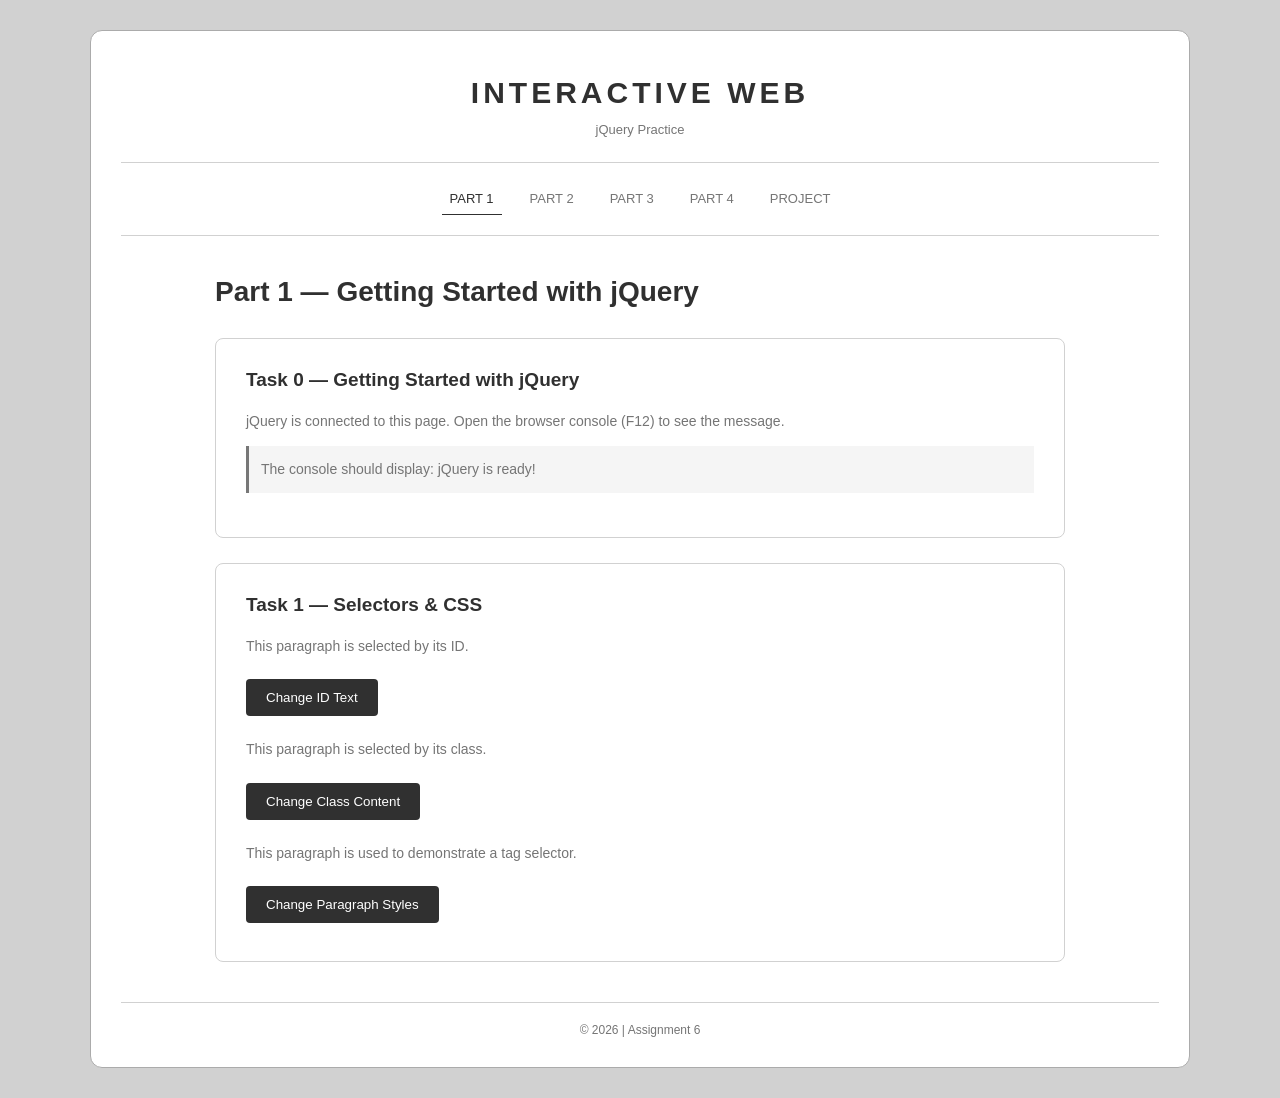
<file: index.html>
<!DOCTYPE html>
<html lang="en">
<head>
    <meta charset="UTF-8">
    <meta name="viewport" content="width=device-width, initial-scale=1.0">
    <title>Assignment 6 | Part 1</title>
    <link rel="stylesheet" href="style.css">
    <script src="https://code.jquery.com/jquery-3.7.1.min.js"></script>
    <script src="script.js" defer></script>
</head>
<body>
    <div class="page">
        <header>
            <h1>INTERACTIVE WEB</h1>
            <p>jQuery Practice</p>
        </header>

        <nav>
            <a href="index.html" class="active">PART 1</a>
            <a href="part2.html">PART 2</a>
            <a href="part3.html">PART 3</a>
            <a href="part4.html">PART 4</a>
            <a href="project.html">PROJECT</a>
        </nav>

        <main>
            <h2>Part 1 — Getting Started with jQuery</h2>

            <section id="setupSection">
                <h3>Task 0 — Getting Started with jQuery</h3>
                <p>jQuery is connected to this page. Open the browser console (F12) to see the message.</p>
                <p class="note">The console should display: jQuery is ready!</p>
            </section>

            <section id="selectorSection">
                <h3>Task 1 — Selectors & CSS</h3>

                <p id="idExample">This paragraph is selected by its ID.</p>
                <button id="changeIdBtn">Change ID Text</button>

                <p class="classExample">This paragraph is selected by its class.</p>
                <button id="changeClassBtn">Change Class Content</button>

                <p>This paragraph is used to demonstrate a tag selector.</p>
                <button id="changeTagBtn">Change Paragraph Styles</button>
            </section>
        </main>

        <footer>&copy; 2026 | Assignment 6</footer>
    </div>
</body>
</html>
</file>
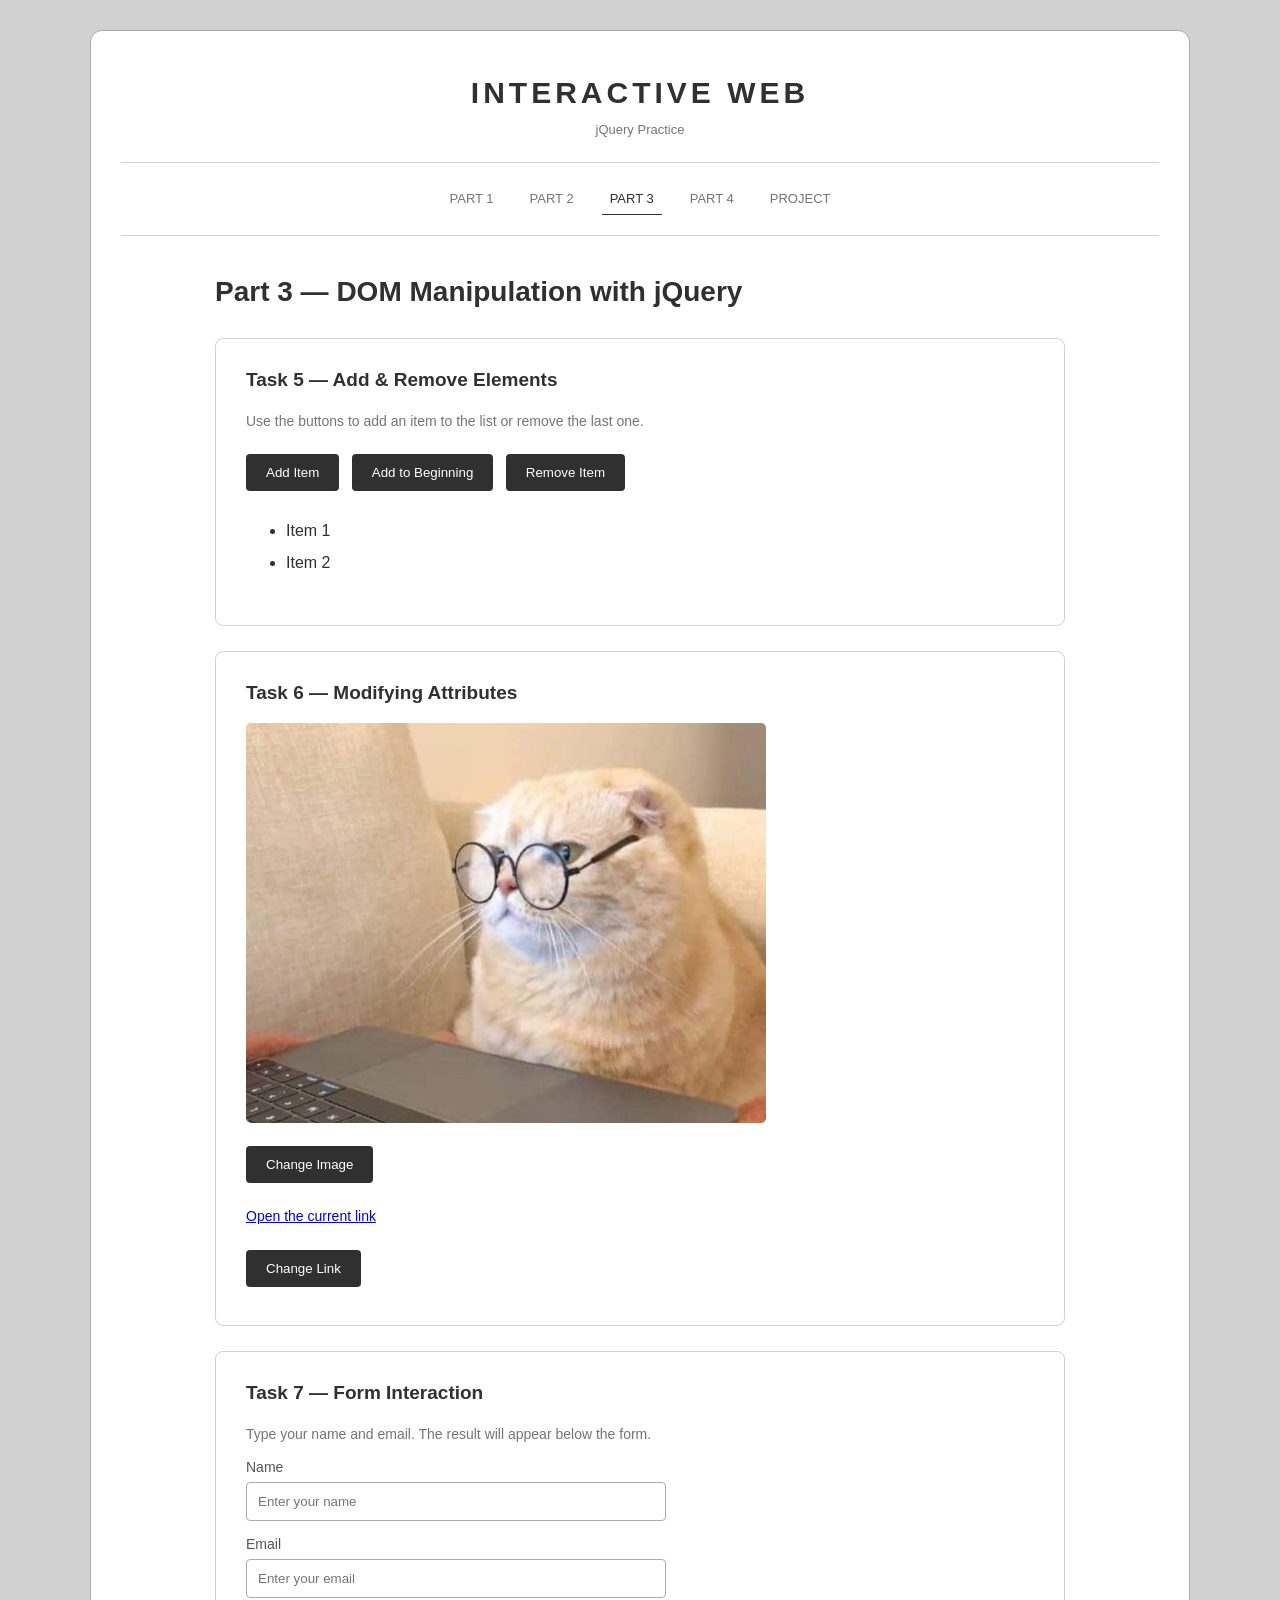
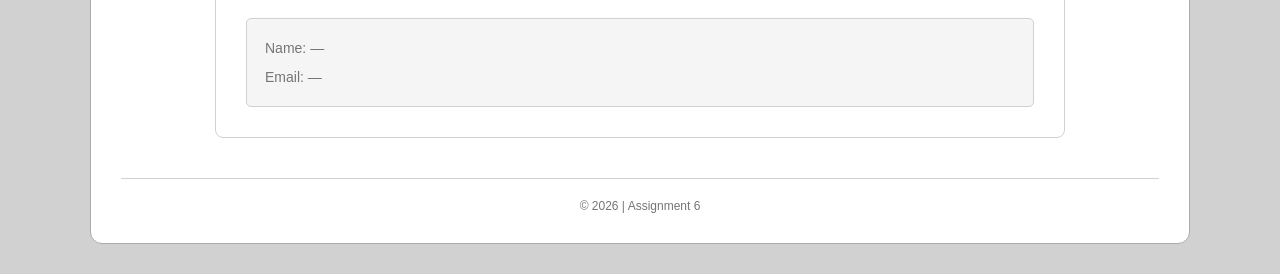
<file: part3.html>
<!DOCTYPE html>
<html lang="en">
<head>
    <meta charset="UTF-8">
    <meta name="viewport" content="width=device-width, initial-scale=1.0">
    <title>Assignment 6 | Part 3</title>
    <link rel="stylesheet" href="style.css">
    <script src="https://code.jquery.com/jquery-3.7.1.min.js"></script>
    <script src="script.js" defer></script>
</head>
<body>
    <div class="page">
        <header>
            <h1>INTERACTIVE WEB</h1>
            <p>jQuery Practice</p>
        </header>

        <nav>
            <a href="index.html">PART 1</a>
            <a href="part2.html">PART 2</a>
            <a href="part3.html" class="active">PART 3</a>
            <a href="part4.html">PART 4</a>
            <a href="project.html">PROJECT</a>
        </nav>

        <main>
            <h2>Part 3 — DOM Manipulation with jQuery</h2>

            <section>
                <h3>Task 5 — Add &amp; Remove Elements</h3>
                <p>Use the buttons to add an item to the list or remove the last one.</p>

                <button id="appendItemBtn">Add Item</button>
                <button id="prependItemBtn">Add to Beginning</button>
                <button id="removeItemBtn">Remove Item</button>

                <ul id="itemList">
                    <li>Item 1</li>
                    <li>Item 2</li>
                </ul>
            </section>

            <section>
                <h3>Task 6 — Modifying Attributes</h3>

                <img id="attributeImage"
                    class="demo-image"
                    src="images/2fad0f40c056dcf7732a3c9c42d082c5.jpg"
                    alt="Image 1">

                <div>
                    <button id="changeImageBtn">Change Image</button>
                </div>

                <p>
                    <a id="dynamicLink"
                       href="https://www.w3schools.com/jquery/"
                       target="_blank">
                        Open the current link
                    </a>
                </p>

                <button id="changeLinkBtn">Change Link</button>
            </section>

            <section>
                <h3>Task 7 — Form Interaction</h3>
                <p>Type your name and email. The result will appear below the form.</p>

                <form id="liveForm">
                    <label for="nameInput">Name</label>
                    <input type="text"
                           id="nameInput"
                           placeholder="Enter your name">

                    <label for="emailInput">Email</label>
                    <input type="email"
                           id="emailInput"
                           placeholder="Enter your email">
                </form>

                <div class="live-result">
                    <p>Name: <span id="nameOutput">—</span></p>
                    <p>Email: <span id="emailOutput">—</span></p>
                </div>
            </section>
        </main>

        <footer>&copy; 2026 | Assignment 6</footer>
    </div>
</body>
</html>
</file>
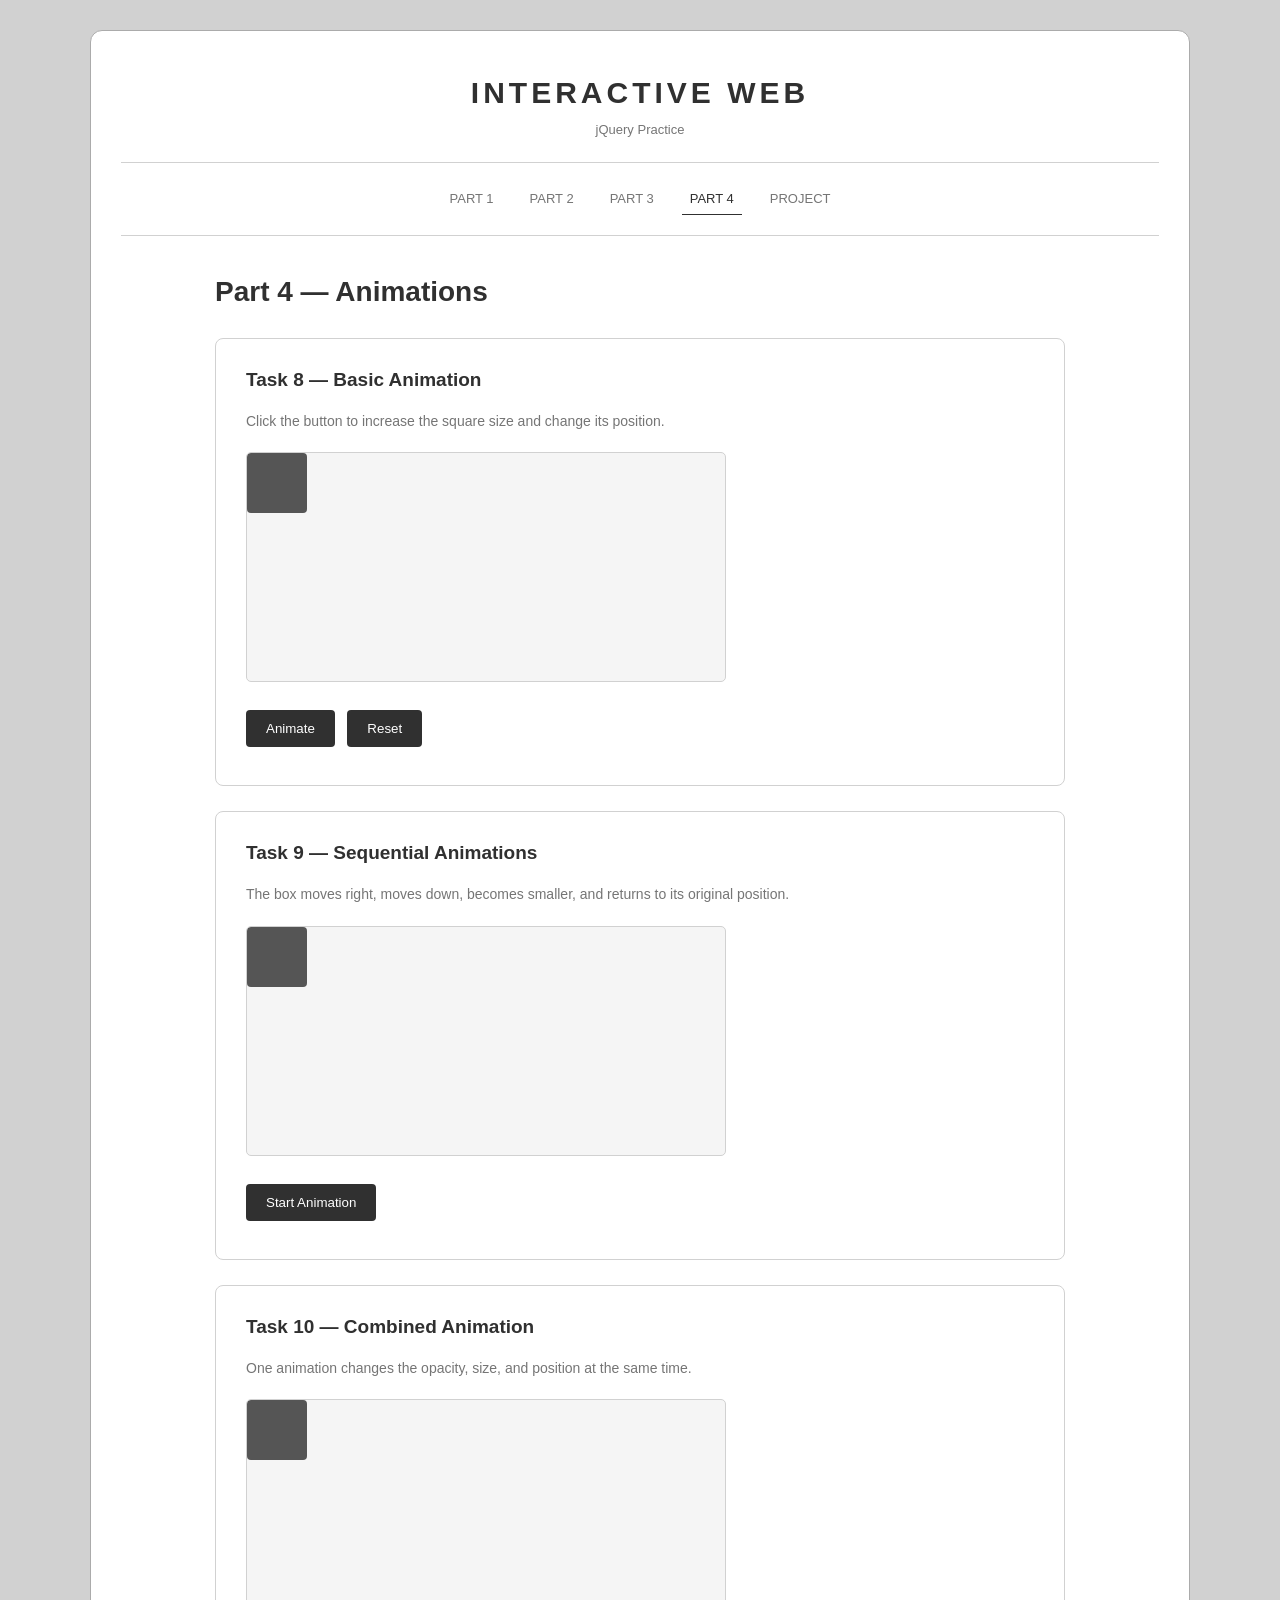
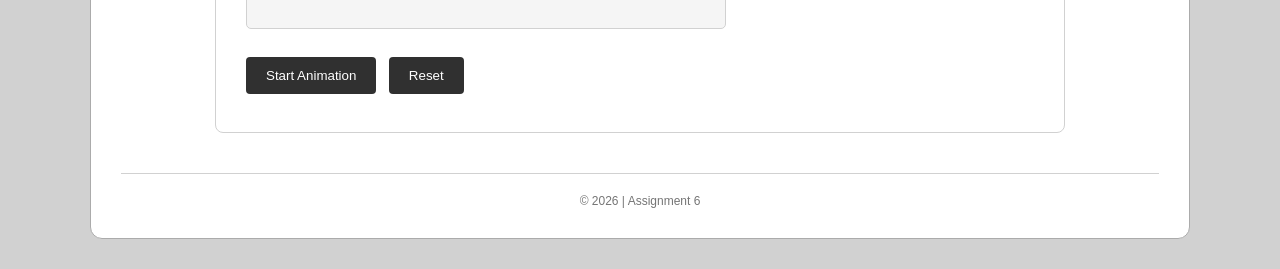
<file: part4.html>
<!DOCTYPE html>
<html lang="en">
<head>
    <meta charset="UTF-8">
    <meta name="viewport" content="width=device-width, initial-scale=1.0">
    <title>Assignment 6 | Part 4</title>
    <link rel="stylesheet" href="style.css">
    <script src="https://code.jquery.com/jquery-3.7.1.min.js"></script>
    <script src="script.js" defer></script>
</head>
<body>
    <div class="page">
        <header>
            <h1>INTERACTIVE WEB</h1>
            <p>jQuery Practice</p>
        </header>

        <nav>
            <a href="index.html">PART 1</a>
            <a href="part2.html">PART 2</a>
            <a href="part3.html">PART 3</a>
            <a href="part4.html" class="active">PART 4</a>
            <a href="project.html">PROJECT</a>
        </nav>

        <main>
            <h2>Part 4 — Animations</h2>

            <section>
                <h3>Task 8 — Basic Animation</h3>
                <p>Click the button to increase the square size and change its position.</p>

                <div class="animation-stage">
                    <div id="basicBox" class="animation-box"></div>
                </div>

                <button id="basicAnimateBtn">Animate</button>
                <button id="basicResetBtn">Reset</button>
            </section>

            <section>
                <h3>Task 9 — Sequential Animations</h3>
                <p>The box moves right, moves down, becomes smaller, and returns to its original position.</p>

                <div class="animation-stage">
                    <div id="sequenceBox" class="animation-box"></div>
                </div>

                <button id="sequenceAnimateBtn">Start Animation</button>
            </section>

            <section>
                <h3>Task 10 — Combined Animation</h3>
                <p>One animation changes the opacity, size, and position at the same time.</p>

                <div class="animation-stage">
                    <div id="combinedBox" class="animation-box"></div>
                </div>

                <button id="combinedAnimateBtn">Start Animation</button>
                <button id="combinedResetBtn">Reset</button>
            </section>
        </main>

        <footer>&copy; 2026 | Assignment 6</footer>
    </div>
</body>
</html>
</file>
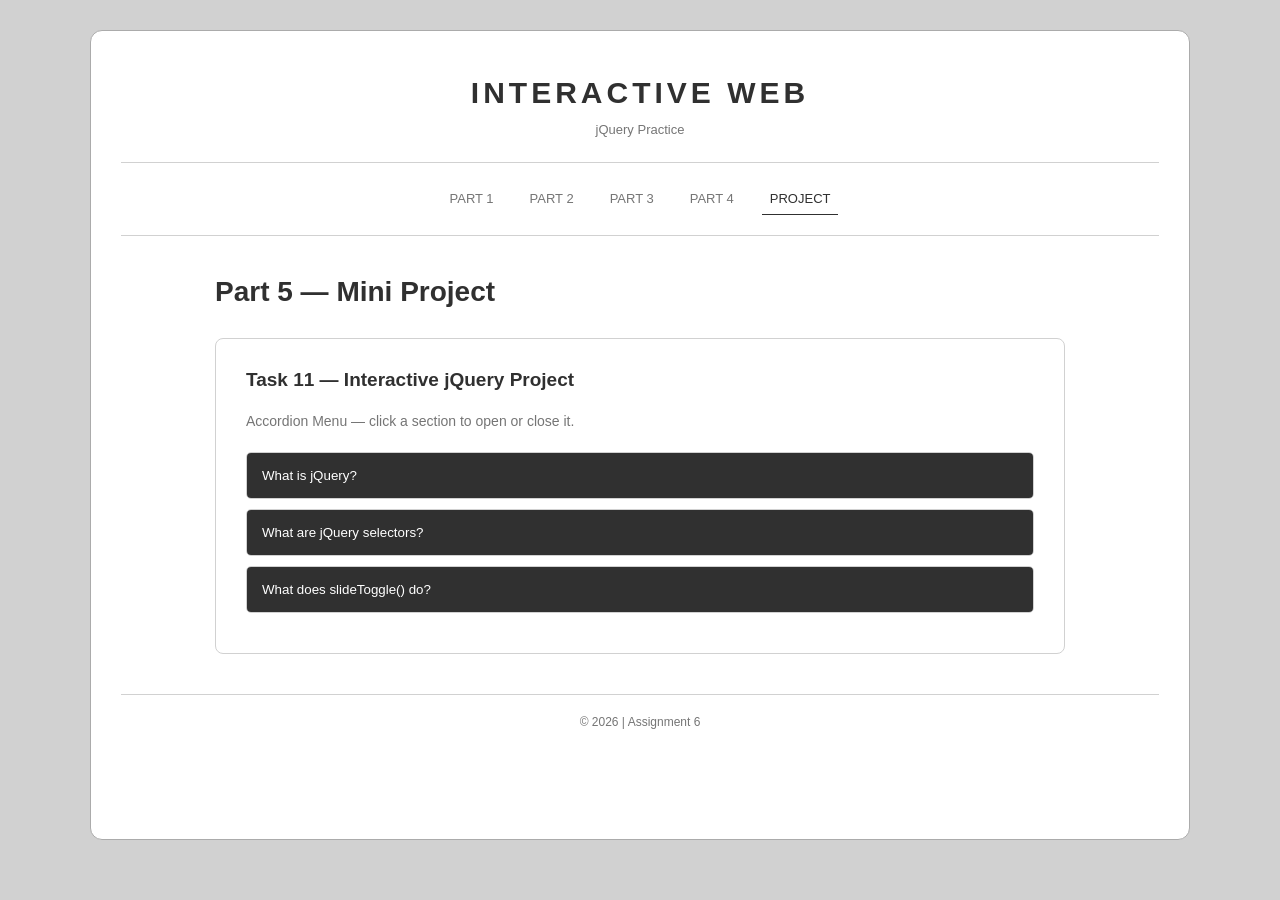
<file: project.html>
<!DOCTYPE html>
<html lang="en">
<head>
    <meta charset="UTF-8">
    <meta name="viewport" content="width=device-width, initial-scale=1.0">
    <title>Assignment 6 | Mini Project</title>
    <link rel="stylesheet" href="style.css">
    <script src="https://code.jquery.com/jquery-3.7.1.min.js"></script>
    <script src="script.js" defer></script>
</head>
<body>
    <div class="page">
        <header>
            <h1>INTERACTIVE WEB</h1>
            <p>jQuery Practice</p>
        </header>

        <nav>
            <a href="index.html">PART 1</a>
            <a href="part2.html">PART 2</a>
            <a href="part3.html">PART 3</a>
            <a href="part4.html">PART 4</a>
            <a href="project.html" class="active">PROJECT</a>
        </nav>

        <main>
            <h2>Part 5 — Mini Project</h2>

            <section>
                <h3>Task 11 — Interactive jQuery Project</h3>
                <p>Accordion Menu — click a section to open or close it.</p>

                <div class="accordion">

                    <div class="accordion-item">
                        <button class="accordion-question">
                            What is jQuery?
                        </button>

                        <div class="accordion-answer">
                            <p>
                                jQuery is a JavaScript library that makes it
                                easier to work with HTML elements, events,
                                and effects.
                            </p>
                        </div>
                    </div>

                    <div class="accordion-item">
                        <button class="accordion-question">
                            What are jQuery selectors?
                        </button>

                        <div class="accordion-answer">
                            <p>
                                Selectors are used to find HTML elements.
                                For example, #title selects an element by ID
                                and .box selects elements by class.
                            </p>
                        </div>
                    </div>

                    <div class="accordion-item">
                        <button class="accordion-question">
                            What does slideToggle() do?
                        </button>

                        <div class="accordion-answer">
                            <p>
                                The slideToggle() method switches between
                                showing and hiding an element with a
                                sliding effect.
                            </p>
                        </div>
                    </div>

                </div>
            </section>
        </main>

        <footer>&copy; 2026 | Assignment 6</footer>
    </div>
</body>
</html>
</file>
<file: style.css>
* {
    box-sizing: border-box;
}

body {
    margin: 0;
    background: #d1d1d1;
    color: #303030;
    font-family: Arial, sans-serif;
}

.page {
    width: 94%;
    max-width: 1100px;
    min-height: 90vh;
    margin: 30px auto;
    padding: 30px;
    background: white;
    border: 1px solid #ababab;
    border-radius: 12px;
}

header {
    padding: 15px 10px 25px;
    text-align: center;
    border-bottom: 1px solid #d1d1d1;
}

header h1 {
    margin: 0;
    font-size: 30px;
    letter-spacing: 4px;
}

header p {
    margin: 12px 0 0;
    color: #757575;
    font-size: 13px;
}

nav {
    display: flex;
    justify-content: center;
    flex-wrap: wrap;
    gap: 20px;
    padding: 20px 10px;
    border-bottom: 1px solid #d1d1d1;
}

nav a {
    color: #757575;
    text-decoration: none;
    font-size: 13px;
    padding: 8px;
}

nav a:hover,
nav a.active {
    color: #303030;
    border-bottom: 1px solid #303030;
}

main {
    max-width: 850px;
    margin: 40px auto;
}

main h2 {
    font-size: 28px;
    margin-bottom: 30px;
}

section {
    padding: 30px;
    margin-bottom: 25px;
    border: 1px solid #d1d1d1;
    border-radius: 8px;
}

section h3 {
    font-size: 19px;
    margin-top: 0;
}

section p {
    color: #757575;
    font-size: 14px;
    line-height: 1.6;
}

.note {
    padding: 12px;
    background: #f5f5f5;
    border-left: 3px solid #777777;
}

button {
    padding: 11px 20px;
    margin: 8px 8px 8px 0;
    background: #303030;
    color: white;
    border: none;
    border-radius: 4px;
    cursor: pointer;
    font-family: Arial, sans-serif;
}

button:hover {
    background: #575757;
}

input {
    display: block;
    width: 100%;
    max-width: 420px;
    padding: 11px;
    margin: 7px 0 15px;
    border: 1px solid #ababab;
    border-radius: 4px;
    font-family: Arial, sans-serif;
}

label {
    display: block;
    font-size: 14px;
    color: #555555;
}

ul {
    line-height: 2;
}

.demo-image {
    display: block;
    width: 100%;
    max-width: 520px;
    height: 400px;
    object-fit: cover;
    object-position: center 40%;
    margin: 15px 0;
    border-radius: 5px;
}

.slide-panel {
    margin-top: 15px;
    padding: 20px;
    background: #eeeeee;
    border: 1px solid #c8c8c8;
    border-radius: 5px;
}

.slide-panel p {
    margin: 0;
}

.live-result {
    margin-top: 20px;
    padding: 12px 18px;
    background: #f5f5f5;
    border: 1px solid #d1d1d1;
    border-radius: 5px;
}

.live-result p {
    margin: 6px 0;
}

.animation-stage {
    position: relative;
    width: 100%;
    max-width: 480px;
    height: 230px;
    margin: 20px 0;
    overflow: hidden;
    background: #f5f5f5;
    border: 1px solid #d1d1d1;
    border-radius: 5px;
}

.animation-box {
    position: absolute;
    top: 0;
    left: 0;
    width: 60px;
    height: 60px;
    background: #555555;
    border-radius: 4px;
}

.accordion {
    margin-top: 20px;
}

.accordion-item {
    margin-bottom: 10px;
    border: 1px solid #d1d1d1;
    border-radius: 5px;
    overflow: hidden;
}

.accordion-question {
    width: 100%;
    margin: 0;
    padding: 15px;
    text-align: left;
    border-radius: 0;
    background: #303030;
}

.accordion-answer {
    display: none;
    padding: 15px 18px;
    background: #f5f5f5;
}

.accordion-answer p {
    margin: 0;
}

footer {
    padding-top: 20px;
    border-top: 1px solid #d1d1d1;
    text-align: center;
    color: #757575;
    font-size: 12px;
}
</file>
